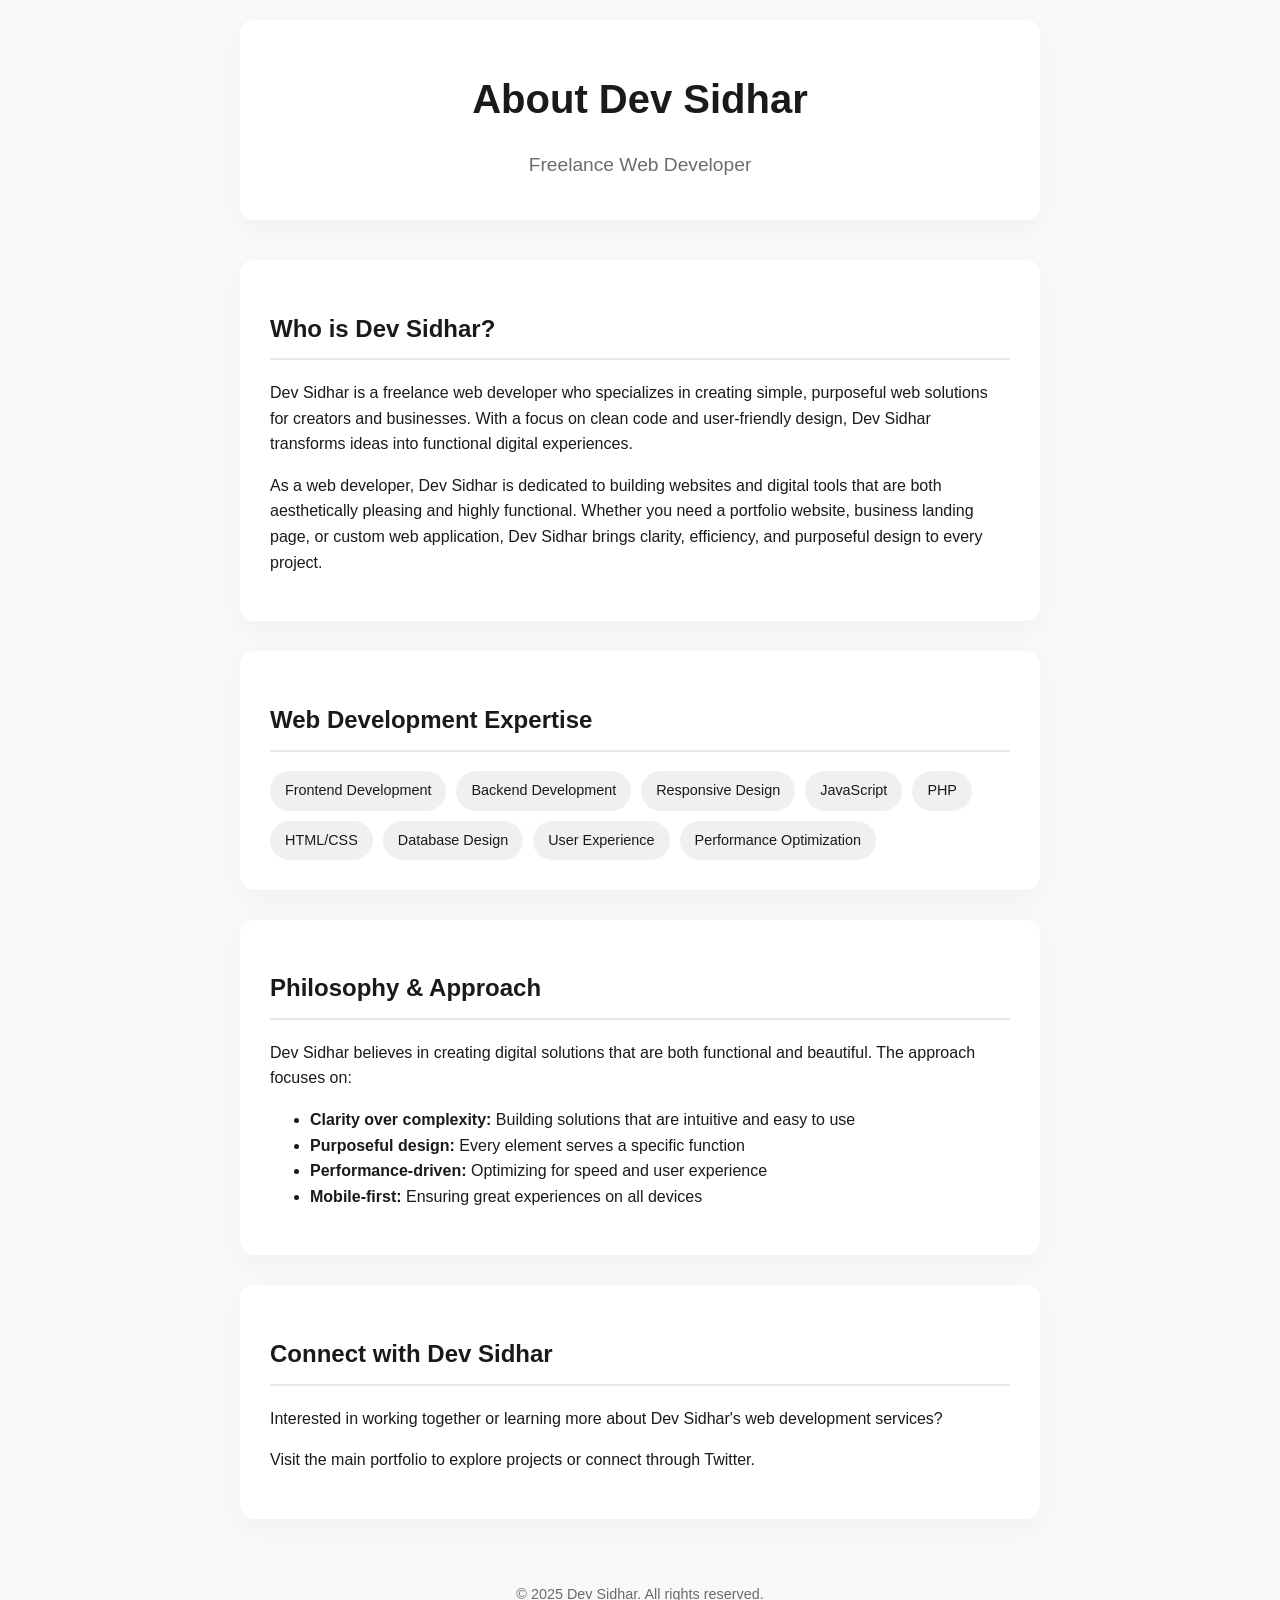
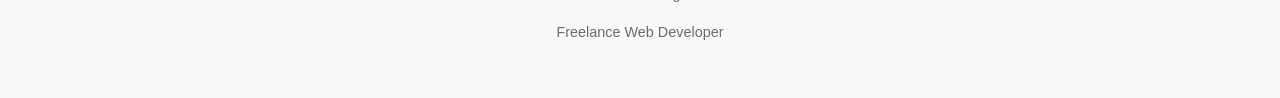
<file: about.html>
<!DOCTYPE html>
<html lang="en">
<head>
    <meta charset="UTF-8">
    <meta name="viewport" content="width=device-width, initial-scale=1.0">
    <meta name="description" content="Learn about Dev Sidhar, a freelance web developer specializing in creating simple, purposeful web solutions for creators and businesses.">
    <meta name="keywords" content="Dev Sidhar, dev sidhar, web developer, freelance developer, web development, digital solutions, website development">
    <meta name="author" content="Dev Sidhar">
    <meta name="robots" content="index, follow">
    
    <title>About Dev Sidhar - Freelance Web Developer</title>
    
    <link rel="canonical" href="https://dev.qrala.com/about.html">
    
    <!-- Open Graph -->
    <meta property="og:title" content="About Dev Sidhar - Freelance Web Developer">
    <meta property="og:description" content="Learn about Dev Sidhar, a freelance web developer specializing in creating simple, purposeful web solutions for creators and businesses.">
    <meta property="og:type" content="website">
    <meta property="og:url" content="https://dev.qrala.com/about.html">
    
    <!-- Structured Data -->
    <script type="application/ld+json">
    {
      "@context": "https://schema.org",
      "@type": "AboutPage",
      "name": "About Dev Sidhar",
      "description": "Learn about Dev Sidhar, a freelance web developer specializing in creating simple, purposeful web solutions for creators and businesses.",
      "url": "https://dev.qrala.com/about.html",
      "breadcrumb": {
        "@type": "BreadcrumbList",
        "itemListElement": [{
          "@type": "ListItem",
          "position": 1,
          "name": "Home",
          "item": "https://dev.qrala.com/"
        },{
          "@type": "ListItem",
          "position": 2,
          "name": "About",
          "item": "https://dev.qrala.com/about.html"
        }]
      }
    }
    </script>
    
    <style>
        body {
            font-family: 'Inter', sans-serif;
            line-height: 1.6;
            max-width: 800px;
            margin: 0 auto;
            padding: 20px;
            background-color: #f9f9f8;
            color: #1a1a1a;
        }
        header {
            text-align: center;
            margin-bottom: 40px;
            padding: 20px;
            background: white;
            border-radius: 14px;
            box-shadow: 0 8px 30px rgba(0,0,0,0.04);
        }
        h1 {
            font-size: 2.5rem;
            margin-bottom: 10px;
        }
        .tagline {
            font-size: 1.2rem;
            color: #6b6b6b;
        }
        section {
            background: white;
            padding: 30px;
            margin-bottom: 30px;
            border-radius: 14px;
            box-shadow: 0 8px 30px rgba(0,0,0,0.04);
        }
        h2 {
            color: #1a1a1a;
            border-bottom: 2px solid #e7e7e7;
            padding-bottom: 10px;
        }
        .skills {
            display: flex;
            flex-wrap: wrap;
            gap: 10px;
        }
        .skill {
            background: #f0f0f0;
            padding: 8px 15px;
            border-radius: 20px;
            font-size: 0.9rem;
        }
        footer {
            text-align: center;
            padding: 20px;
            color: #6b6b6b;
            font-size: 0.9rem;
        }
        a {
            color: #1a1a1a;
            text-decoration: none;
        }
        a:hover {
            text-decoration: underline;
        }
    </style>
</head>
<body>
    <header>
        <h1>About Dev Sidhar</h1>
        <p class="tagline">Freelance Web Developer</p>
    </header>
    
    <section>
        <h2>Who is Dev Sidhar?</h2>
        <p>Dev Sidhar is a freelance web developer who specializes in creating simple, purposeful web solutions for creators and businesses. With a focus on clean code and user-friendly design, Dev Sidhar transforms ideas into functional digital experiences.</p>
        
        <p>As a web developer, Dev Sidhar is dedicated to building websites and digital tools that are both aesthetically pleasing and highly functional. Whether you need a portfolio website, business landing page, or custom web application, Dev Sidhar brings clarity, efficiency, and purposeful design to every project.</p>
    </section>
    
    <section>
        <h2>Web Development Expertise</h2>
        <div class="skills">
            <span class="skill">Frontend Development</span>
            <span class="skill">Backend Development</span>
            <span class="skill">Responsive Design</span>
            <span class="skill">JavaScript</span>
            <span class="skill">PHP</span>
            <span class="skill">HTML/CSS</span>
            <span class="skill">Database Design</span>
            <span class="skill">User Experience</span>
            <span class="skill">Performance Optimization</span>
        </div>
    </section>
    
    <section>
        <h2>Philosophy & Approach</h2>
        <p>Dev Sidhar believes in creating digital solutions that are both functional and beautiful. The approach focuses on:</p>
        <ul>
            <li><strong>Clarity over complexity:</strong> Building solutions that are intuitive and easy to use</li>
            <li><strong>Purposeful design:</strong> Every element serves a specific function</li>
            <li><strong>Performance-driven:</strong> Optimizing for speed and user experience</li>
            <li><strong>Mobile-first:</strong> Ensuring great experiences on all devices</li>
        </ul>
    </section>
    
    <section>
        <h2>Connect with Dev Sidhar</h2>
        <p>Interested in working together or learning more about Dev Sidhar's web development services?</p>
        <p>Visit the <a href="/">main portfolio</a> to explore projects or connect through <a href="https://twitter.com/sidhar_dev" target="_blank">Twitter</a>.</p>
    </section>
    
    <footer>
        <p>&copy; 2025 Dev Sidhar. All rights reserved.</p>
        <p>Freelance Web Developer</p>
    </footer>
</body>
</html>
</file>
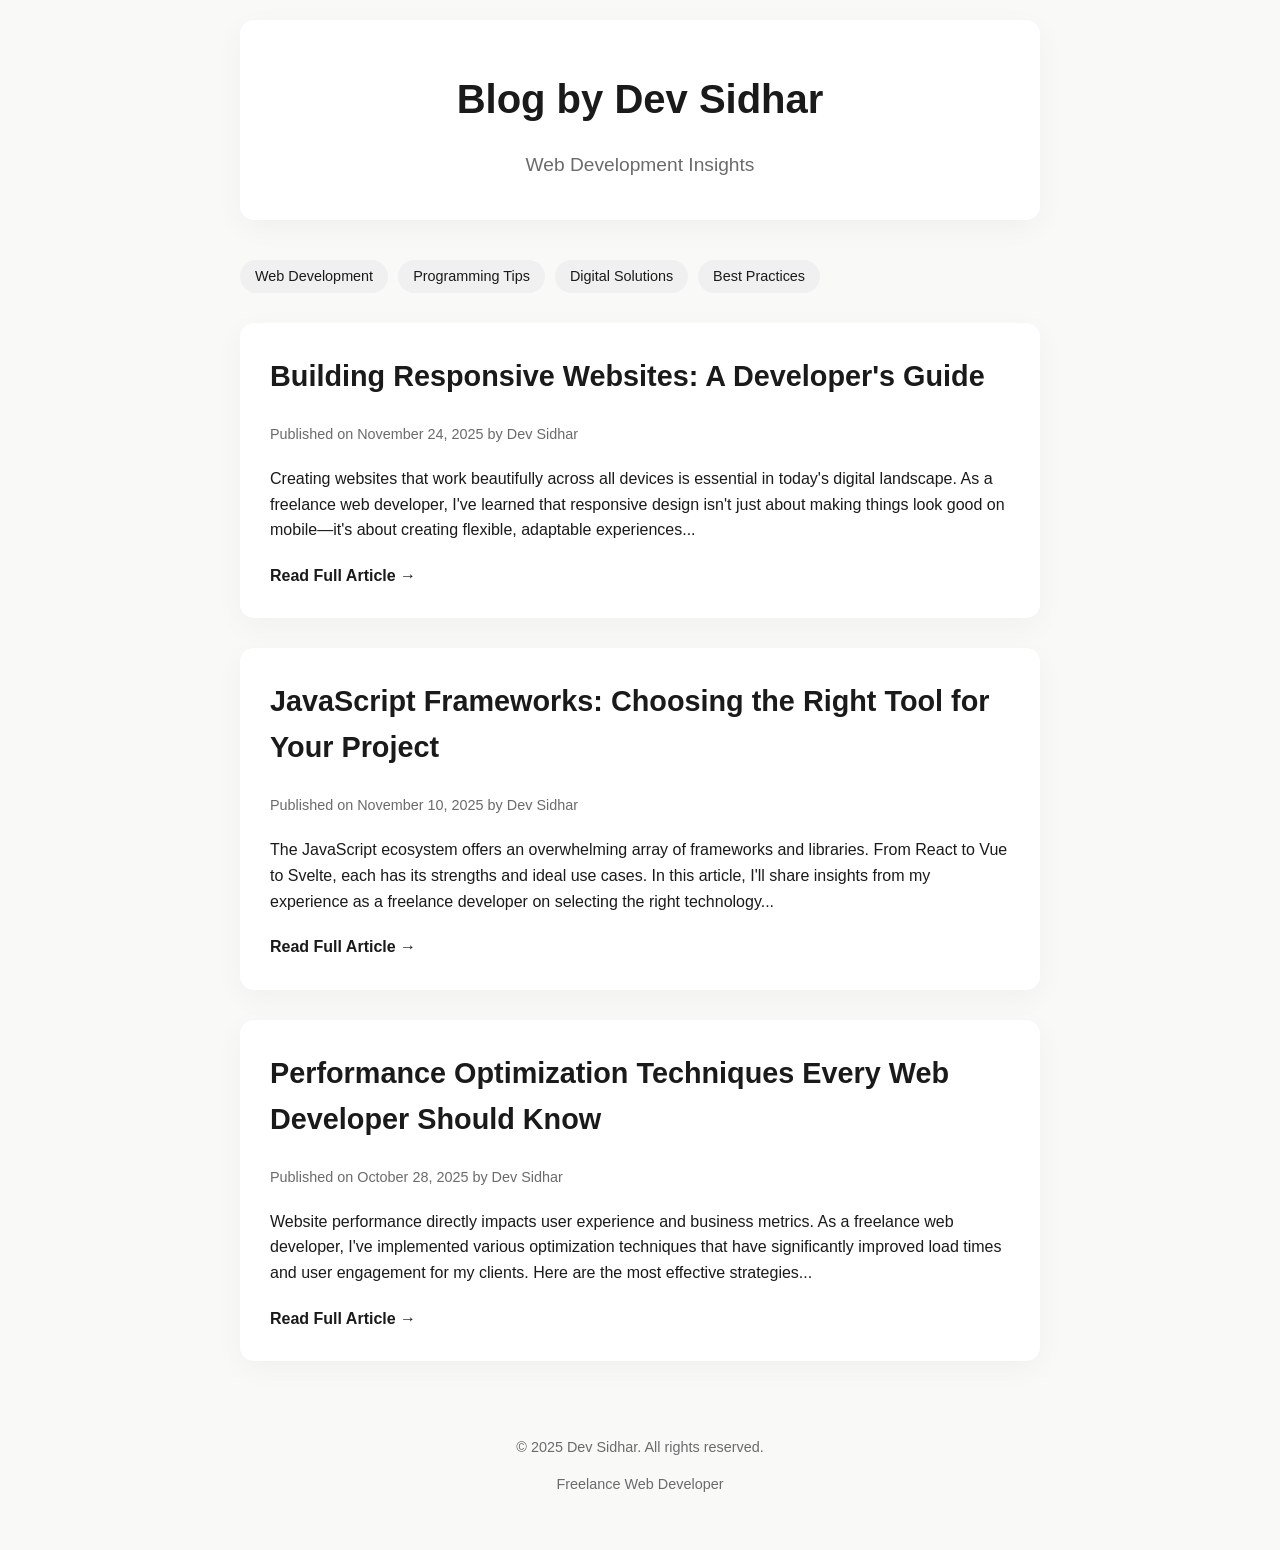
<file: blog.html>
<!DOCTYPE html>
<html lang="en">
<head>
    <meta charset="UTF-8">
    <meta name="viewport" content="width=device-width, initial-scale=1.0">
    <meta name="description" content="Insights and tips on web development, programming, and digital solutions from Dev Sidhar, freelance web developer.">
    <meta name="keywords" content="Dev Sidhar blog, web development tips, programming advice, digital solutions, web developer insights, tech blog">
    <meta name="author" content="Dev Sidhar">
    <meta name="robots" content="index, follow">
    
    <title>Blog by Dev Sidhar - Web Development Insights</title>
    
    <link rel="canonical" href="https://dev.qrala.com/blog.html">
    
    <!-- Open Graph -->
    <meta property="og:title" content="Blog by Dev Sidhar - Web Development Insights">
    <meta property="og:description" content="Insights and tips on web development, programming, and digital solutions from Dev Sidhar, freelance web developer.">
    <meta property="og:type" content="website">
    <meta property="og:url" content="https://dev.qrala.com/blog.html">
    
    <!-- Structured Data -->
    <script type="application/ld+json">
    {
      "@context": "https://schema.org",
      "@type": "Blog",
      "name": "Dev Sidhar Blog",
      "description": "Insights and tips on web development, programming, and digital solutions",
      "url": "https://dev.qrala.com/blog.html",
      "author": {
        "@type": "Person",
        "name": "Dev Sidhar",
        "alternateName": "dev sidhar"
      }
    }
    </script>
    
    <style>
        body {
            font-family: 'Inter', sans-serif;
            line-height: 1.6;
            max-width: 800px;
            margin: 0 auto;
            padding: 20px;
            background-color: #f9f9f8;
            color: #1a1a1a;
        }
        header {
            text-align: center;
            margin-bottom: 40px;
            padding: 20px;
            background: white;
            border-radius: 14px;
            box-shadow: 0 8px 30px rgba(0,0,0,0.04);
        }
        h1 {
            font-size: 2.5rem;
            margin-bottom: 10px;
        }
        .tagline {
            font-size: 1.2rem;
            color: #6b6b6b;
        }
        .blog-posts {
            margin-bottom: 40px;
        }
        .post {
            background: white;
            padding: 30px;
            margin-bottom: 30px;
            border-radius: 14px;
            box-shadow: 0 8px 30px rgba(0,0,0,0.04);
        }
        .post-title {
            margin-top: 0;
            font-size: 1.8rem;
        }
        .post-meta {
            color: #6b6b6b;
            font-size: 0.9rem;
            margin-bottom: 20px;
        }
        .post-excerpt {
            margin-bottom: 20px;
        }
        .read-more {
            color: #1a1a1a;
            font-weight: 600;
            text-decoration: none;
        }
        .read-more:hover {
            text-decoration: underline;
        }
        .categories {
            display: flex;
            flex-wrap: wrap;
            gap: 10px;
            margin-bottom: 30px;
        }
        .category {
            background: #f0f0f0;
            padding: 5px 15px;
            border-radius: 20px;
            font-size: 0.9rem;
        }
        footer {
            text-align: center;
            padding: 20px;
            color: #6b6b6b;
            font-size: 0.9rem;
        }
    </style>
</head>
<body>
    <header>
        <h1>Blog by Dev Sidhar</h1>
        <p class="tagline">Web Development Insights</p>
    </header>
    
    <div class="categories">
        <span class="category">Web Development</span>
        <span class="category">Programming Tips</span>
        <span class="category">Digital Solutions</span>
        <span class="category">Best Practices</span>
    </div>
    
    <div class="blog-posts">
        <article class="post">
            <h2 class="post-title">Building Responsive Websites: A Developer's Guide</h2>
            <div class="post-meta">Published on November 24, 2025 by Dev Sidhar</div>
            <p class="post-excerpt">Creating websites that work beautifully across all devices is essential in today's digital landscape. As a freelance web developer, I've learned that responsive design isn't just about making things look good on mobile—it's about creating flexible, adaptable experiences...</p>
            <a href="#" class="read-more">Read Full Article →</a>
        </article>
        
        <article class="post">
            <h2 class="post-title">JavaScript Frameworks: Choosing the Right Tool for Your Project</h2>
            <div class="post-meta">Published on November 10, 2025 by Dev Sidhar</div>
            <p class="post-excerpt">The JavaScript ecosystem offers an overwhelming array of frameworks and libraries. From React to Vue to Svelte, each has its strengths and ideal use cases. In this article, I'll share insights from my experience as a freelance developer on selecting the right technology...</p>
            <a href="#" class="read-more">Read Full Article →</a>
        </article>
        
        <article class="post">
            <h2 class="post-title">Performance Optimization Techniques Every Web Developer Should Know</h2>
            <div class="post-meta">Published on October 28, 2025 by Dev Sidhar</div>
            <p class="post-excerpt">Website performance directly impacts user experience and business metrics. As a freelance web developer, I've implemented various optimization techniques that have significantly improved load times and user engagement for my clients. Here are the most effective strategies...</p>
            <a href="#" class="read-more">Read Full Article →</a>
        </article>
    </div>
    
    <footer>
        <p>&copy; 2025 Dev Sidhar. All rights reserved.</p>
        <p>Freelance Web Developer</p>
    </footer>
</body>
</html>
</file>
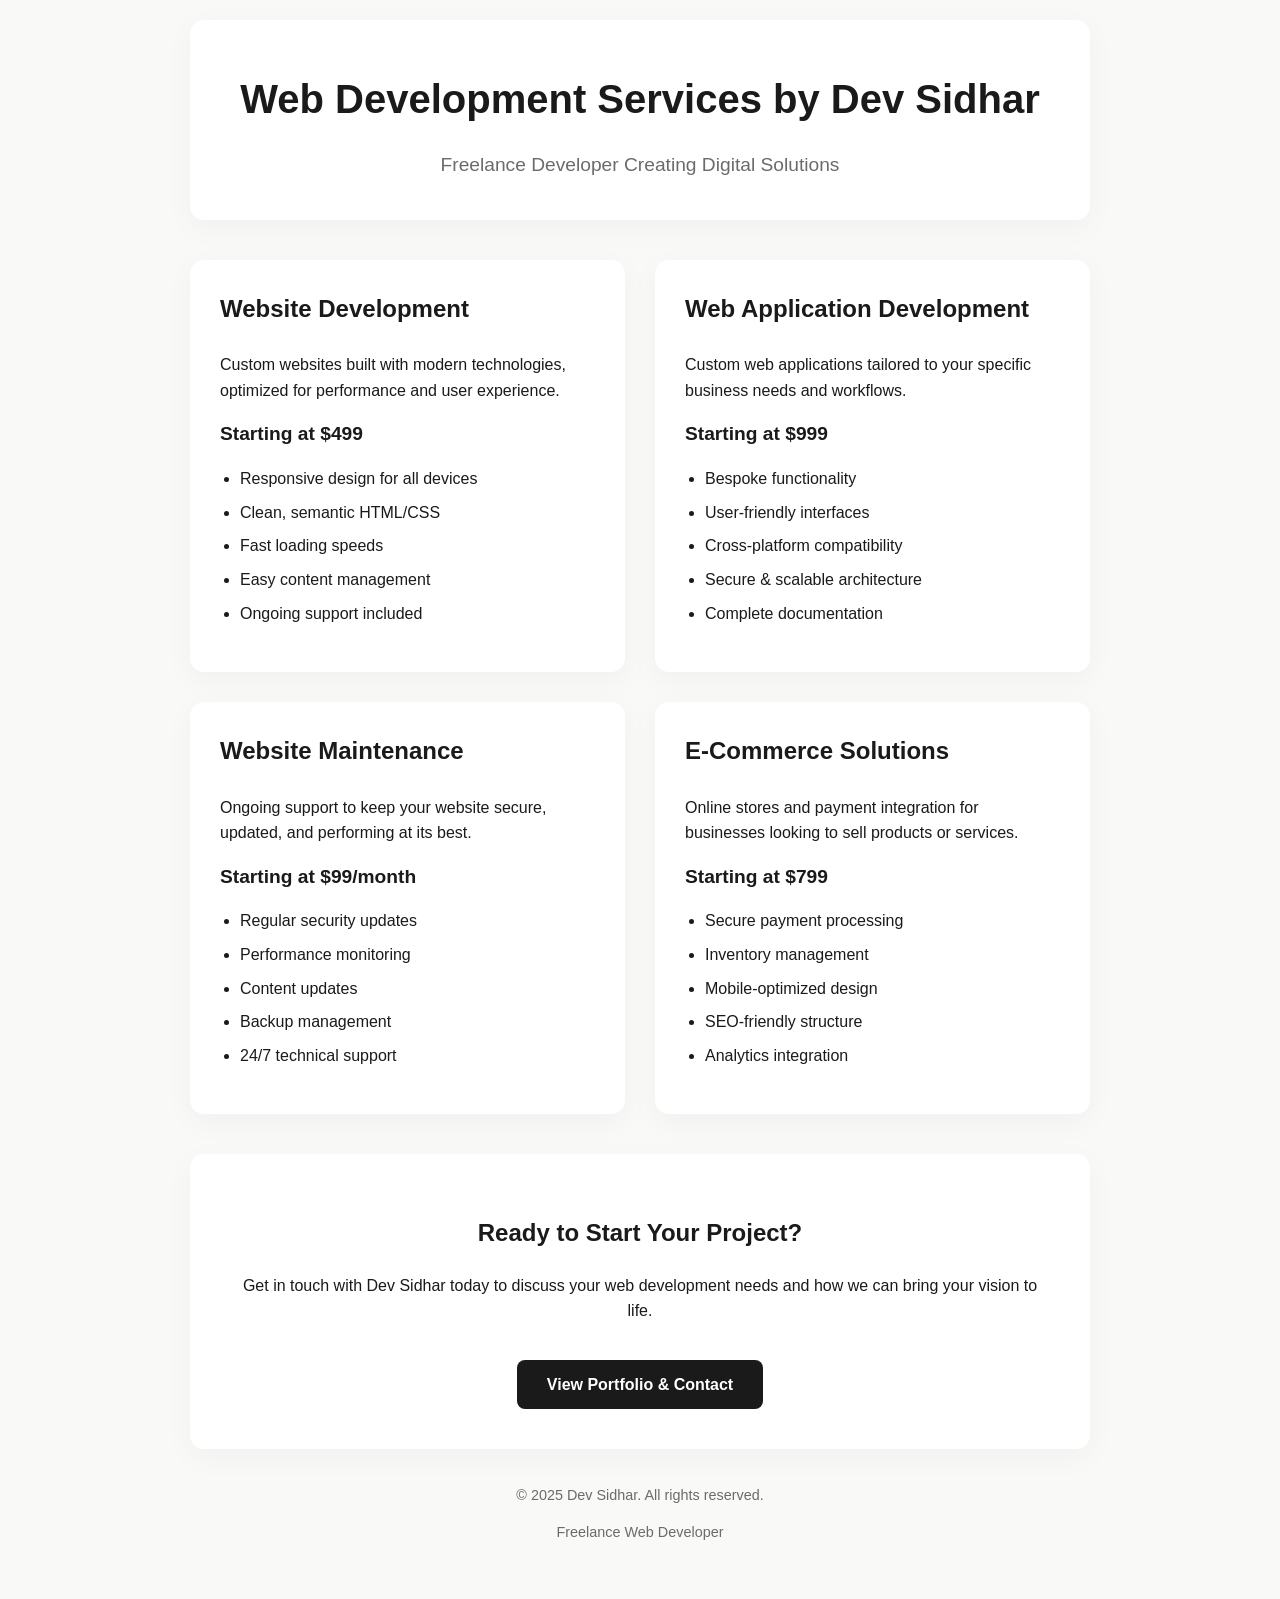
<file: services.html>
<!DOCTYPE html>
<html lang="en">
<head>
    <meta charset="UTF-8">
    <meta name="viewport" content="width=device-width, initial-scale=1.0">
    <meta name="description" content="Discover Dev Sidhar's freelance web development services including website creation, custom web applications, responsive design, and digital solutions for businesses and creators.">
    <meta name="keywords" content="Dev Sidhar services, web development services, website creation, freelance web developer, custom web applications, responsive design, digital solutions">
    <meta name="author" content="Dev Sidhar">
    <meta name="robots" content="index, follow">
    
    <title>Web Development Services by Dev Sidhar - Freelance Developer</title>
    
    <link rel="canonical" href="https://dev.qrala.com/services.html">
    
    <!-- Open Graph -->
    <meta property="og:title" content="Web Development Services by Dev Sidhar - Freelance Developer">
    <meta property="og:description" content="Discover Dev Sidhar's freelance web development services including website creation, custom web applications, responsive design, and digital solutions for businesses and creators.">
    <meta property="og:type" content="website">
    <meta property="og:url" content="https://dev.qrala.com/services.html">
    
    <!-- Structured Data -->
    <script type="application/ld+json">
    {
      "@context": "https://schema.org",
      "@type": "Service",
      "serviceType": "Web Development Services",
      "provider": {
        "@type": "Person",
        "name": "Dev Sidhar",
        "alternateName": "dev sidhar"
      },
      "areaServed": "Worldwide",
      "offers": {
        "@type": "Offer",
        "category": "Professional Services",
        "description": "Web development, website creation, and digital solutions"
      }
    }
    </script>
    
    <style>
        body {
            font-family: 'Inter', sans-serif;
            line-height: 1.6;
            max-width: 900px;
            margin: 0 auto;
            padding: 20px;
            background-color: #f9f9f8;
            color: #1a1a1a;
        }
        header {
            text-align: center;
            margin-bottom: 40px;
            padding: 20px;
            background: white;
            border-radius: 14px;
            box-shadow: 0 8px 30px rgba(0,0,0,0.04);
        }
        h1 {
            font-size: 2.5rem;
            margin-bottom: 10px;
        }
        .tagline {
            font-size: 1.2rem;
            color: #6b6b6b;
        }
        .services-grid {
            display: grid;
            grid-template-columns: repeat(auto-fit, minmax(300px, 1fr));
            gap: 30px;
            margin-bottom: 40px;
        }
        .service-card {
            background: white;
            padding: 30px;
            border-radius: 14px;
            box-shadow: 0 8px 30px rgba(0,0,0,0.04);
            transition: transform 0.3s ease;
        }
        .service-card:hover {
            transform: translateY(-5px);
        }
        .service-card h3 {
            color: #1a1a1a;
            margin-top: 0;
            font-size: 1.5rem;
        }
        .price {
            font-weight: bold;
            color: #1a1a1a;
            font-size: 1.2rem;
            margin: 15px 0;
        }
        .benefits {
            padding-left: 20px;
        }
        .benefits li {
            margin-bottom: 8px;
        }
        .cta-section {
            text-align: center;
            background: white;
            padding: 40px;
            border-radius: 14px;
            box-shadow: 0 8px 30px rgba(0,0,0,0.04);
        }
        .btn {
            display: inline-block;
            background: #1a1a1a;
            color: white;
            padding: 12px 30px;
            border-radius: 8px;
            text-decoration: none;
            font-weight: 600;
            margin-top: 20px;
            transition: opacity 0.3s ease;
        }
        .btn:hover {
            opacity: 0.9;
        }
        footer {
            text-align: center;
            padding: 20px;
            color: #6b6b6b;
            font-size: 0.9rem;
        }
    </style>
</head>
<body>
    <header>
        <h1>Web Development Services by Dev Sidhar</h1>
        <p class="tagline">Freelance Developer Creating Digital Solutions</p>
    </header>
    
    <div class="services-grid">
        <div class="service-card">
            <h3>Website Development</h3>
            <p>Custom websites built with modern technologies, optimized for performance and user experience.</p>
            <div class="price">Starting at $499</div>
            <ul class="benefits">
                <li>Responsive design for all devices</li>
                <li>Clean, semantic HTML/CSS</li>
                <li>Fast loading speeds</li>
                <li>Easy content management</li>
                <li>Ongoing support included</li>
            </ul>
        </div>
        
        <div class="service-card">
            <h3>Web Application Development</h3>
            <p>Custom web applications tailored to your specific business needs and workflows.</p>
            <div class="price">Starting at $999</div>
            <ul class="benefits">
                <li>Bespoke functionality</li>
                <li>User-friendly interfaces</li>
                <li>Cross-platform compatibility</li>
                <li>Secure & scalable architecture</li>
                <li>Complete documentation</li>
            </ul>
        </div>
        
        <div class="service-card">
            <h3>Website Maintenance</h3>
            <p>Ongoing support to keep your website secure, updated, and performing at its best.</p>
            <div class="price">Starting at $99/month</div>
            <ul class="benefits">
                <li>Regular security updates</li>
                <li>Performance monitoring</li>
                <li>Content updates</li>
                <li>Backup management</li>
                <li>24/7 technical support</li>
            </ul>
        </div>
        
        <div class="service-card">
            <h3>E-Commerce Solutions</h3>
            <p>Online stores and payment integration for businesses looking to sell products or services.</p>
            <div class="price">Starting at $799</div>
            <ul class="benefits">
                <li>Secure payment processing</li>
                <li>Inventory management</li>
                <li>Mobile-optimized design</li>
                <li>SEO-friendly structure</li>
                <li>Analytics integration</li>
            </ul>
        </div>
    </div>
    
    <div class="cta-section">
        <h2>Ready to Start Your Project?</h2>
        <p>Get in touch with Dev Sidhar today to discuss your web development needs and how we can bring your vision to life.</p>
        <a href="/" class="btn">View Portfolio & Contact</a>
    </div>
    
    <footer>
        <p>&copy; 2025 Dev Sidhar. All rights reserved.</p>
        <p>Freelance Web Developer</p>
    </footer>
</body>
</html>
</file>
